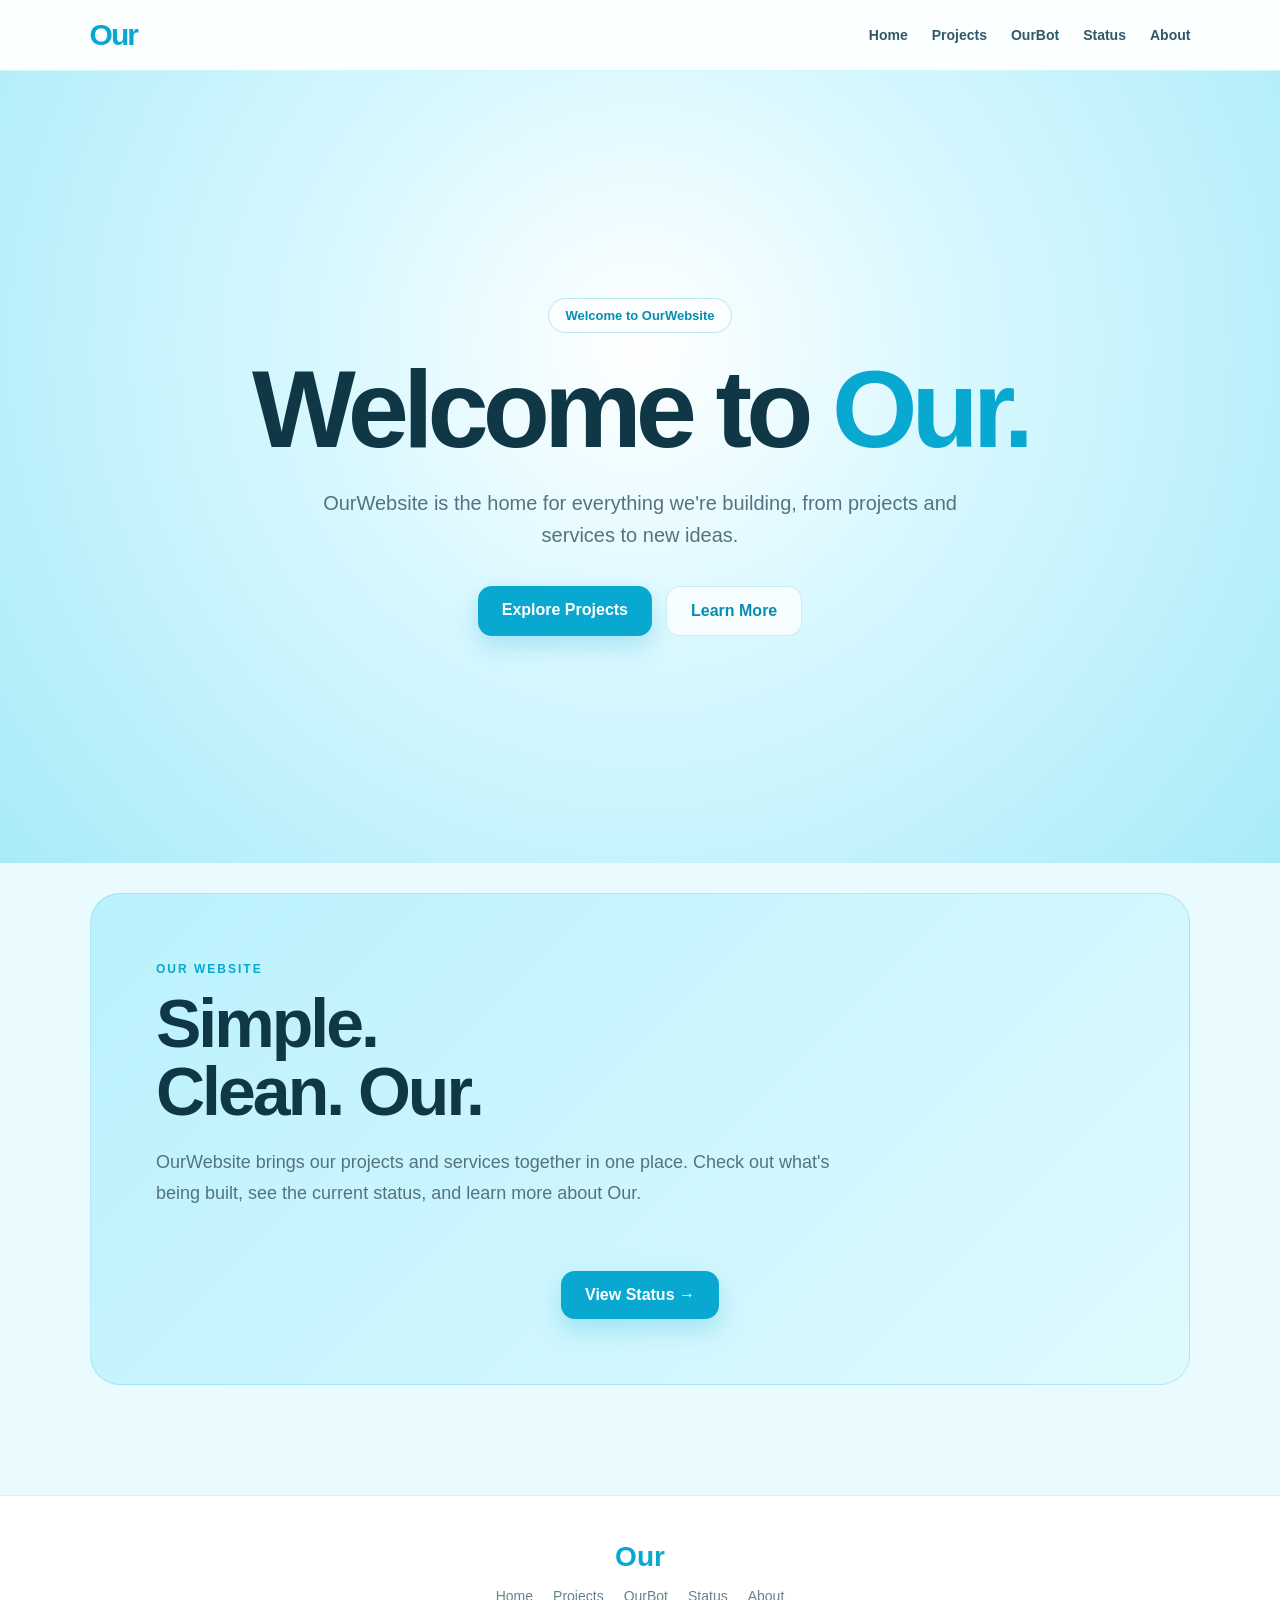
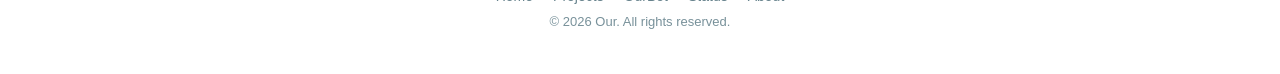
<file: index.html>
<!DOCTYPE html>
<html lang="en">
<head>
  <meta charset="UTF-8">
  <meta name="viewport" content="width=device-width, initial-scale=1.0">
  <meta name="theme-color" content="#b8f3ff">
  <title>OurWebsite</title>
  <link rel="icon" href="favicon.JPG">
  <link rel="stylesheet" href="style.css">
</head>
<body>
  <header class="navbar">
    <a class="brand" href="index.html">Our</a>

    <nav>
      <a href="index.html">Home</a>
      <a href="projects.html">Projects</a>
      <a href="ourbot.html">OurBot</a>
      <a href="status.html">Status</a>
      <a href="about.html">About</a>
    </nav>
  </header>

  <main>
    <section class="hero">
      <div class="hero-content">
        <span class="badge">Welcome to OurWebsite</span>

        <h1>Welcome to <span>Our.</span></h1>

        <p>
          OurWebsite is the home for everything we're building,
          from projects and services to new ideas.
        </p>

        <div class="hero-buttons">
          <a class="button primary" href="projects.html">Explore Projects</a>
          <a class="button secondary" href="about.html">Learn More</a>
        </div>
      </div>
    </section>

    <section class="about">
      <div class="about-box">
        <span>OUR WEBSITE</span>

        <h2>Simple.<br>Clean. Our.</h2>

        <p>
          OurWebsite brings our projects and services together in one place.
          Check out what's being built, see the current status, and learn more
          about Our.
        </p>

        <div class="hero-buttons">
          <a class="button primary" href="status.html">View Status →</a>
        </div>
      </div>
    </section>
  </main>

  <footer>
    <div class="footer-brand">Our</div>

    <div class="footer-links">
      <a href="index.html">Home</a>
      <a href="projects.html">Projects</a>
      <a href="ourbot.html">OurBot</a>
      <a href="status.html">Status</a>
      <a href="about.html">About</a>
    </div>

    <p>© 2026 Our. All rights reserved.</p>
  </footer>

  <script src="script.js"></script>
</body>
</html>
</file>
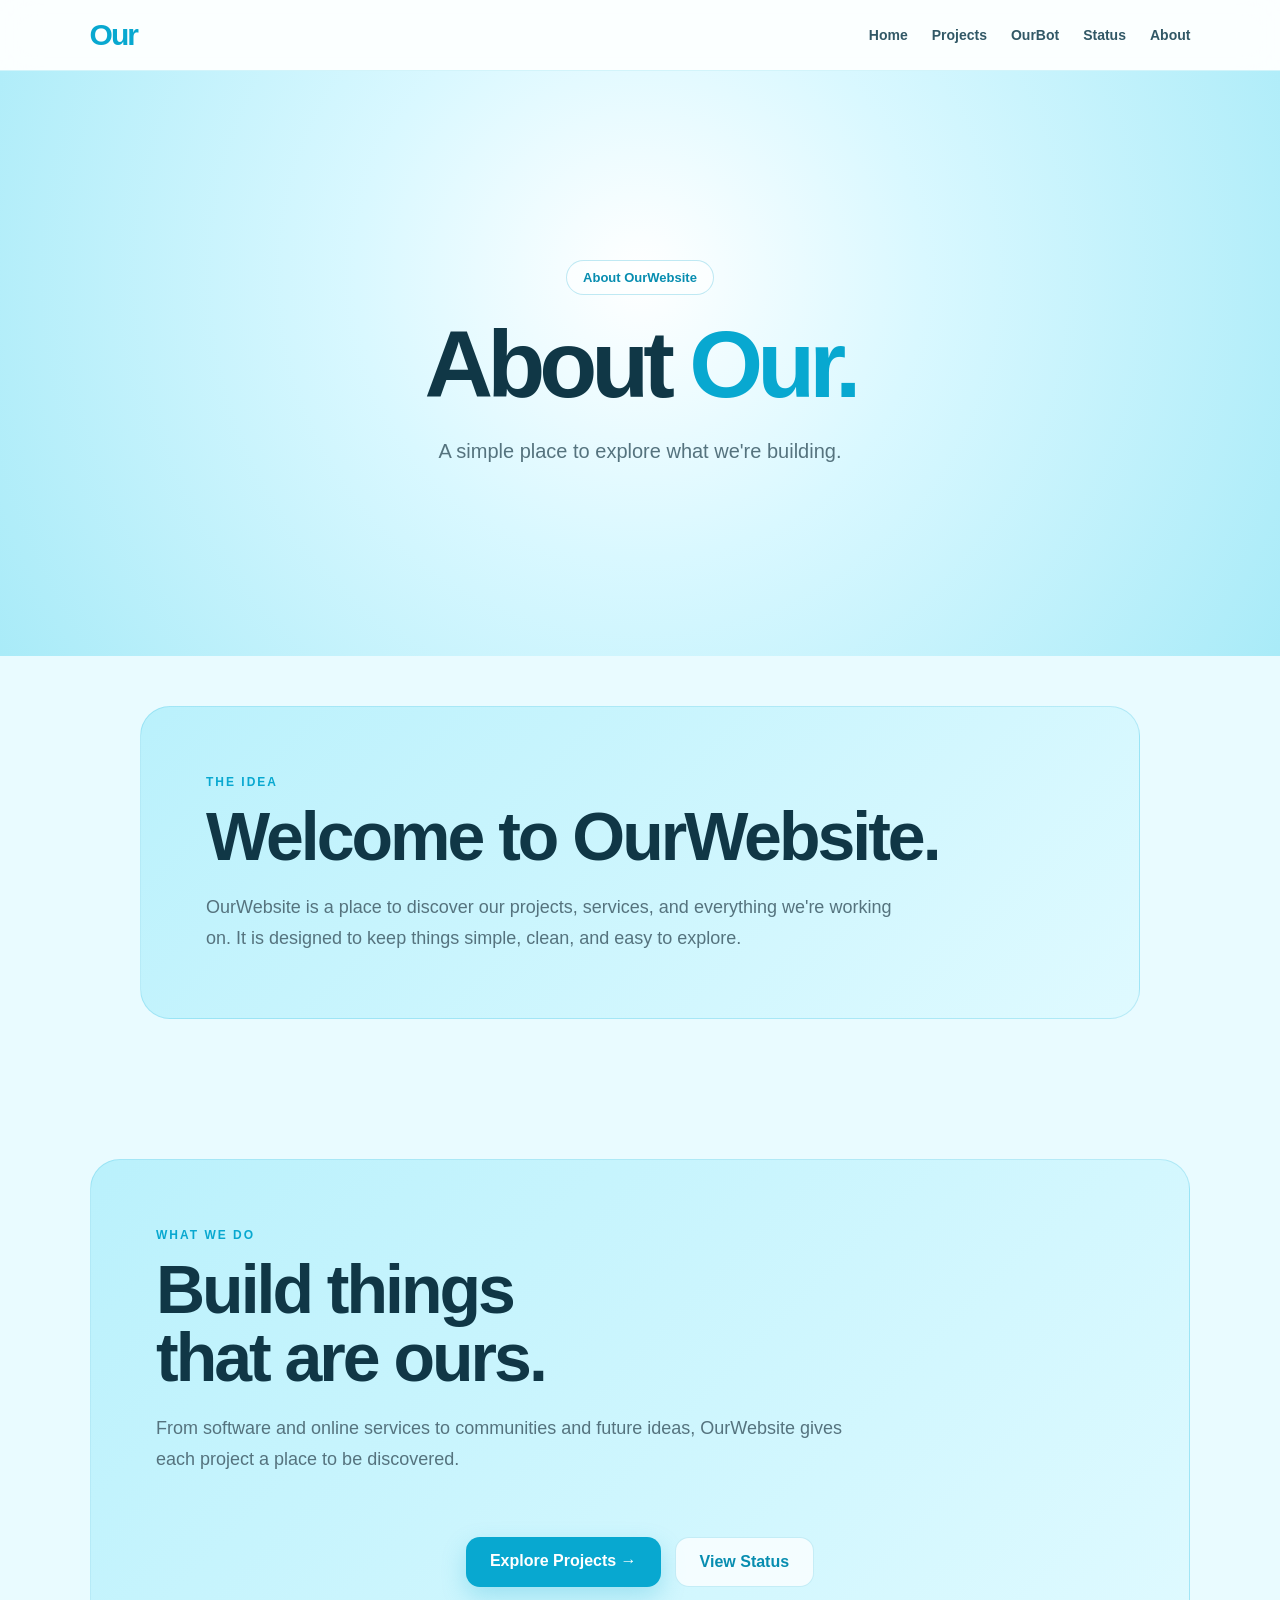
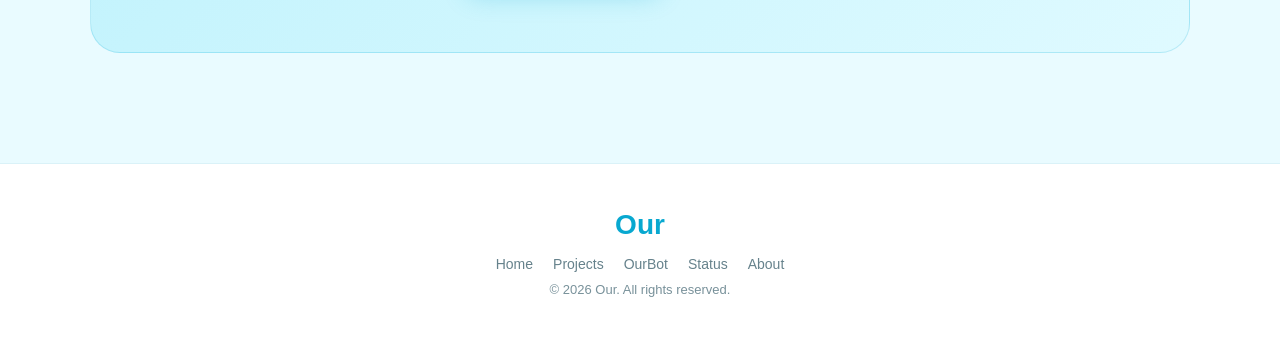
<file: about.html>
<!DOCTYPE html>
<html lang="en">
<head>
  <meta charset="UTF-8">
  <meta name="viewport" content="width=device-width, initial-scale=1.0">
  <meta name="theme-color" content="#b8f3ff">
  <title>About — OurWebsite</title>
  <link rel="icon" href="favicon.JPG">
  <link rel="stylesheet" href="style.css">
</head>
<body>
  <header class="navbar">
    <a class="brand" href="index.html">Our</a>

    <nav>
      <a href="index.html">Home</a>
      <a href="projects.html">Projects</a>
      <a href="ourbot.html">OurBot</a>
      <a href="status.html">Status</a>
      <a href="about.html">About</a>
    </nav>
  </header>

  <main>
    <section class="page-hero">
      <div class="hero-content">
        <span class="badge">About OurWebsite</span>

        <h1>About <span>Our.</span></h1>

        <p>
          A simple place to explore what we're building.
        </p>
      </div>
    </section>

    <section class="about-page">
      <div class="about-box">
        <span>THE IDEA</span>

        <h2>Welcome to OurWebsite.</h2>

        <p>
          OurWebsite is a place to discover our projects, services, and
          everything we're working on. It is designed to keep things simple,
          clean, and easy to explore.
        </p>
      </div>
    </section>

    <section class="about">
      <div class="about-box">
        <span>WHAT WE DO</span>

        <h2>Build things<br>that are ours.</h2>

        <p>
          From software and online services to communities and future ideas,
          OurWebsite gives each project a place to be discovered.
        </p>

        <div class="hero-buttons">
          <a class="button primary" href="projects.html">Explore Projects →</a>
          <a class="button secondary" href="status.html">View Status</a>
        </div>
      </div>
    </section>
  </main>

  <footer>
    <div class="footer-brand">Our</div>

    <div class="footer-links">
      <a href="index.html">Home</a>
      <a href="projects.html">Projects</a>
      <a href="ourbot.html">OurBot</a>
      <a href="status.html">Status</a>
      <a href="about.html">About</a>
    </div>

    <p>© 2026 Our. All rights reserved.</p>
  </footer>

  <script src="script.js"></script>
</body>
</html>
</file>
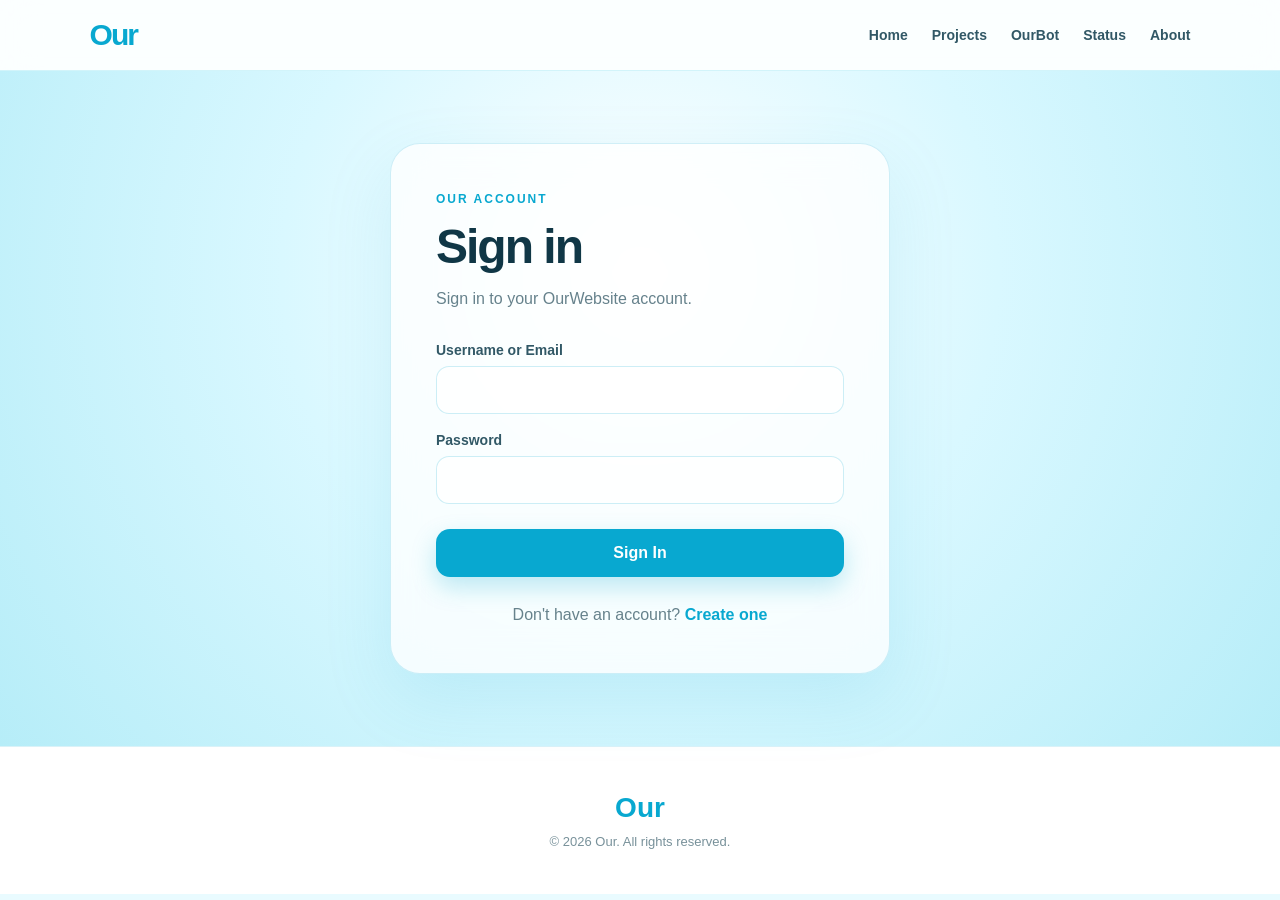
<file: account.html>
<!DOCTYPE html>
<html lang="en">
<head>
  <meta charset="UTF-8">
  <meta name="viewport" content="width=device-width, initial-scale=1.0">
  <meta name="theme-color" content="#b8f3ff">
  <title>Account — OurWebsite</title>
  <link rel="icon" href="favicon.JPG">
  <link rel="stylesheet" href="style.css">
</head>
<body>
  <header class="navbar">
    <a class="brand" href="index.html">Our</a>
    <nav>
      <a href="index.html">Home</a>
      <a href="projects.html">Projects</a>
      <a href="ourbot.html">OurBot</a>
      <a href="status.html">Status</a>
      <a href="about.html">About</a>
    </nav>
  </header>

  <main class="auth-page">
    <div class="auth-box">
      <span>YOUR ACCOUNT</span>
      <h1 id="accountUsername">Loading...</h1>

      <div class="account-details">
        <p><strong>Email</strong></p>
        <p id="accountEmail">Loading...</p>

        <p><strong>Account ID</strong></p>
        <p id="accountId">Loading...</p>
      </div>

      <button class="button primary" id="signoutButton">
        Sign Out
      </button>

      <div id="accountMessage"></div>
    </div>
  </main>

  <footer>
    <div class="footer-brand">Our</div>
    <p>© 2026 Our. All rights reserved.</p>
  </footer>

  <script src="auth.js"></script>
</body>
</html>
</file>
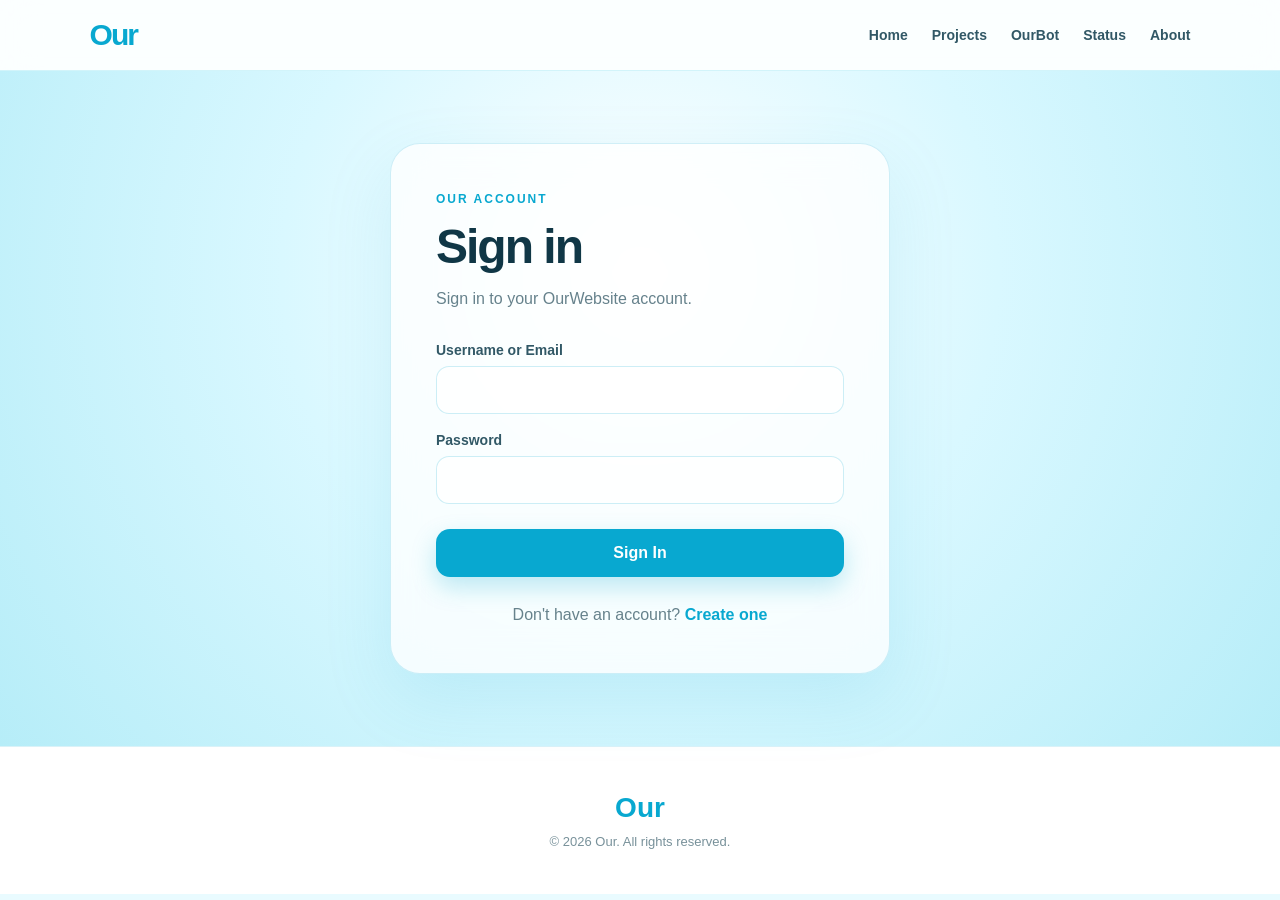
<file: login.html>
<!DOCTYPE html>
<html lang="en">
<head>
  <meta charset="UTF-8">
  <meta name="viewport" content="width=device-width, initial-scale=1.0">
  <meta name="theme-color" content="#b8f3ff">
  <title>Sign In — OurWebsite</title>
  <link rel="icon" href="favicon.JPG">
  <link rel="stylesheet" href="style.css">
</head>
<body>
  <header class="navbar">
    <a class="brand" href="index.html">Our</a>
    <nav>
      <a href="index.html">Home</a>
      <a href="projects.html">Projects</a>
      <a href="ourbot.html">OurBot</a>
      <a href="status.html">Status</a>
      <a href="about.html">About</a>
    </nav>
  </header>

  <main class="auth-page">
    <div class="auth-box">
      <span>OUR ACCOUNT</span>
      <h1>Sign in</h1>
      <p>Sign in to your OurWebsite account.</p>

      <form id="loginForm">
        <label for="login">Username or Email</label>
        <input id="login" type="text" autocomplete="username" required>

        <label for="password">Password</label>
        <input id="password" type="password" autocomplete="current-password" required>

        <button class="button primary" type="submit">Sign In</button>

        <div id="loginMessage"></div>
      </form>

      <p class="auth-switch">
        Don't have an account?
        <a href="signup.html">Create one</a>
      </p>
    </div>
  </main>

  <footer>
    <div class="footer-brand">Our</div>
    <p>© 2026 Our. All rights reserved.</p>
  </footer>

  <script src="auth.js"></script>
</body>
</html>
</file>
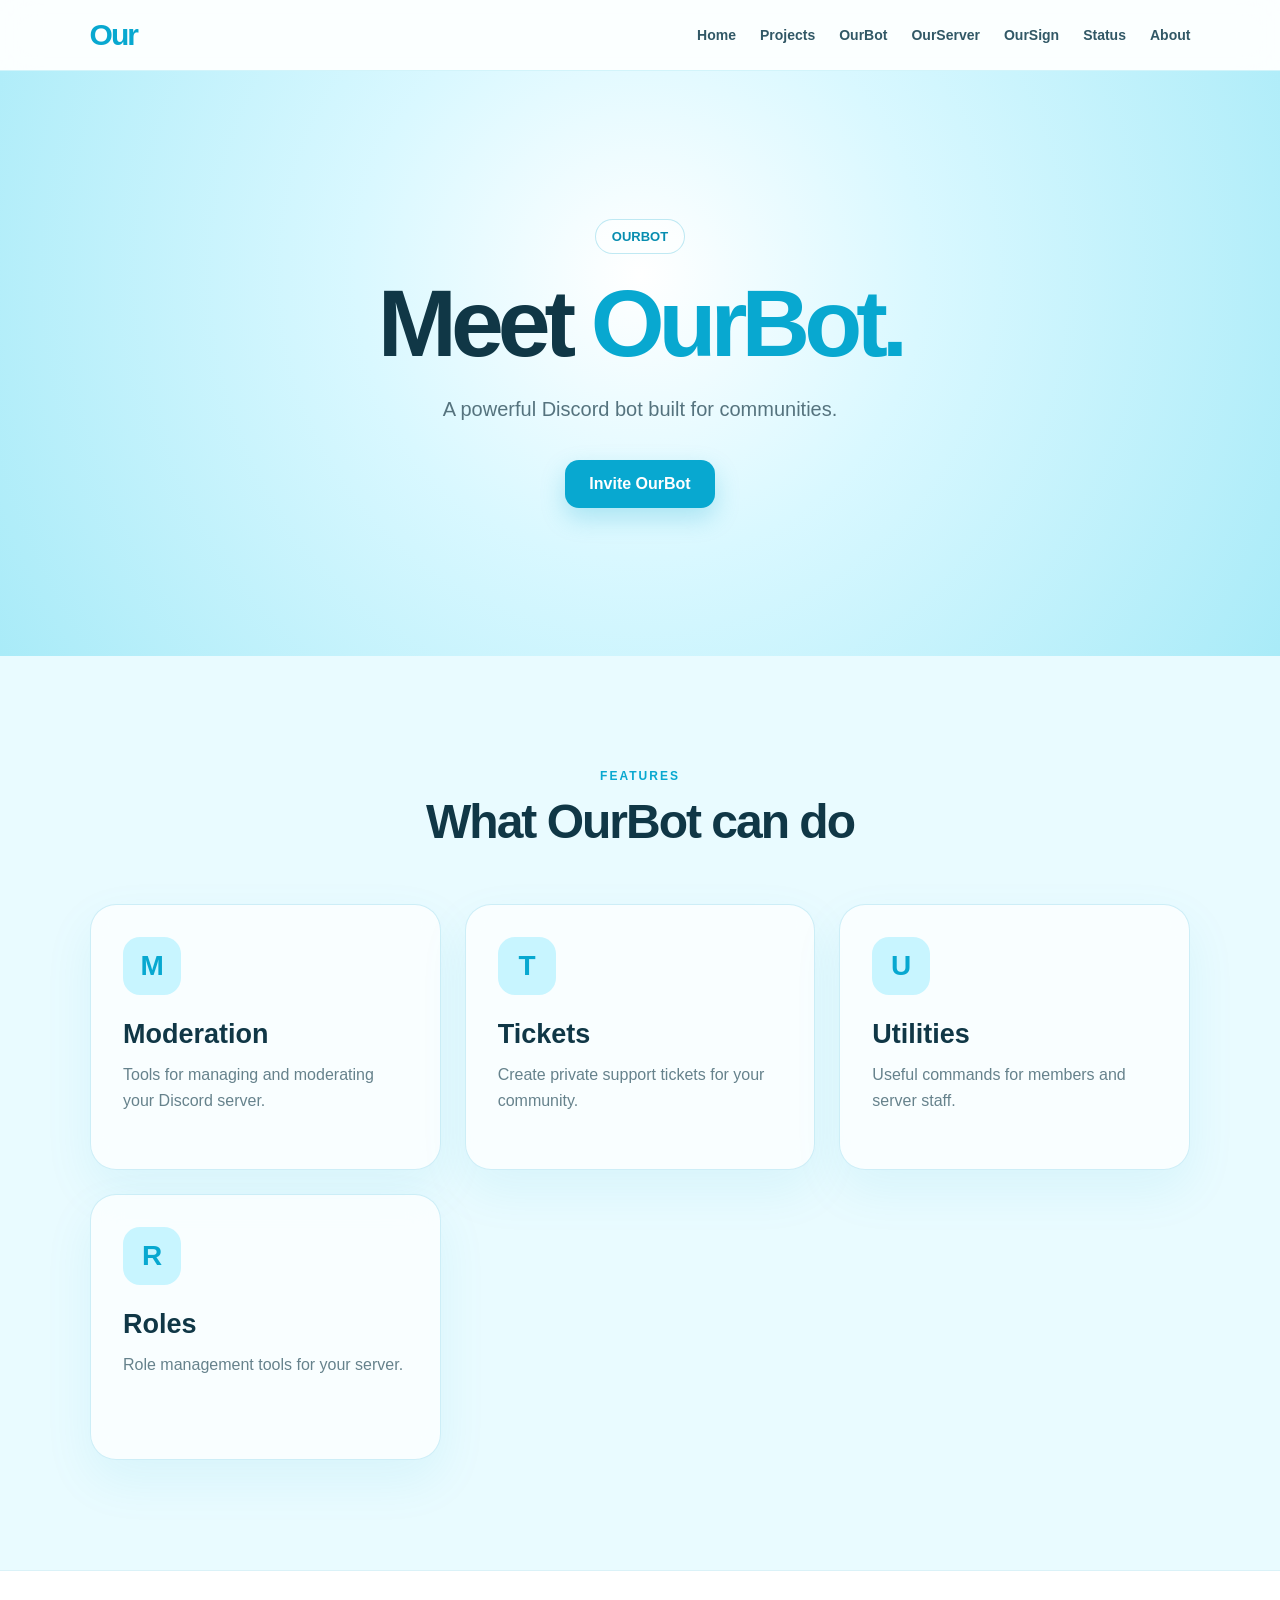
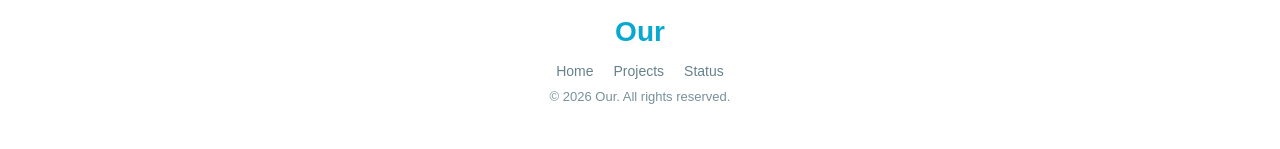
<file: ourbot.html>
<!DOCTYPE html>
<html lang="en">
<head>
  <meta charset="UTF-8">
  <meta name="viewport" content="width=device-width, initial-scale=1.0">
  <meta name="theme-color" content="#b8f3ff">
  <title>OurBot | OurWebsite</title>
  <link rel="icon" href="favicon.JPG">
  <link rel="stylesheet" href="style.css">
</head>
<body>
  <header class="navbar">
    <a class="brand" href="index.html">Our</a>
    <nav>
      <a href="index.html">Home</a>
      <a href="projects.html">Projects</a>
      <a href="ourbot.html">OurBot</a>
      <a href="index.html#ourserver">OurServer</a>
      <a href="index.html#oursign">OurSign</a>
      <a href="status.html">Status</a>
      <a href="about.html">About</a>
    </nav>
  </header>

  <main>
    <section class="page-hero">
      <div class="hero-content">
        <span class="badge">OURBOT</span>
        <h1>Meet <span>OurBot.</span></h1>
        <p>A powerful Discord bot built for communities.</p>
        <div class="hero-buttons">
          <a class="button primary" href="https://discord.com/oauth2/authorize?client_id=1545363357878722600&permissions=8&integration_type=0&scope=bot+applications.commands">Invite OurBot</a>
        </div>
      </div>
    </section>

    <section class="projects">
      <div class="section-heading">
        <span>FEATURES</span>
        <h2>What OurBot can do</h2>
      </div>

      <div class="project-grid">
        <article class="card">
          <div class="icon">M</div>
          <h3>Moderation</h3>
          <p>Tools for managing and moderating your Discord server.</p>
        </article>

        <article class="card">
          <div class="icon">T</div>
          <h3>Tickets</h3>
          <p>Create private support tickets for your community.</p>
        </article>

        <article class="card">
          <div class="icon">U</div>
          <h3>Utilities</h3>
          <p>Useful commands for members and server staff.</p>
        </article>

        <article class="card">
          <div class="icon">R</div>
          <h3>Roles</h3>
          <p>Role management tools for your server.</p>
        </article>
      </div>
    </section>
  </main>

  <footer>
    <div class="footer-brand">Our</div>
    <div class="footer-links">
      <a href="index.html">Home</a>
      <a href="projects.html">Projects</a>
      <a href="status.html">Status</a>
    </div>
    <p>© 2026 Our. All rights reserved.</p>
  </footer>

  <script src="script.js"></script>
</body>
</html>
</file>
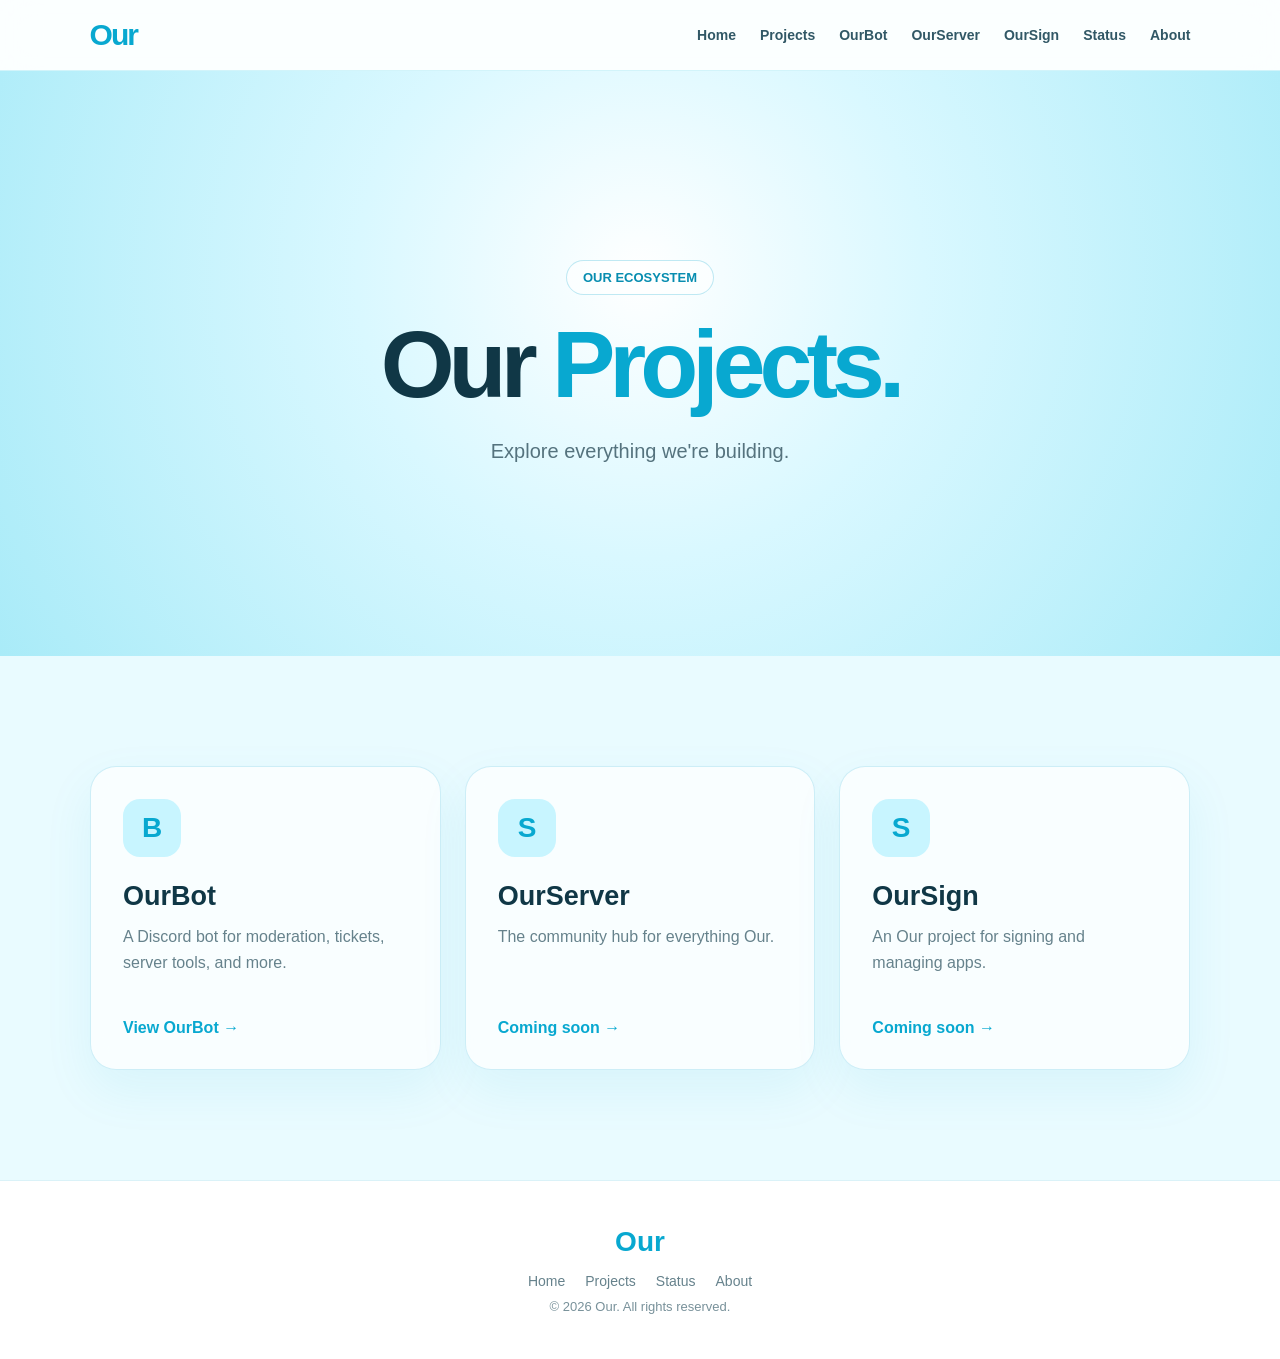
<file: projects.html>
<!DOCTYPE html>
<html lang="en">
<head>
  <meta charset="UTF-8">
  <meta name="viewport" content="width=device-width, initial-scale=1.0">
  <meta name="theme-color" content="#b8f3ff">
  <title>Projects | OurWebsite</title>
  <link rel="icon" href="favicon.JPG">
  <link rel="stylesheet" href="style.css">
</head>
<body>
  <header class="navbar">
    <a class="brand" href="index.html">Our</a>
    <nav>
      <a href="index.html">Home</a>
      <a href="projects.html">Projects</a>
      <a href="ourbot.html">OurBot</a>
      <a href="index.html#ourserver">OurServer</a>
      <a href="index.html#oursign">OurSign</a>
      <a href="status.html">Status</a>
      <a href="about.html">About</a>
    </nav>
  </header>

  <main>
    <section class="page-hero">
      <div class="hero-content">
        <span class="badge">OUR ECOSYSTEM</span>
        <h1>Our <span>Projects.</span></h1>
        <p>Explore everything we're building.</p>
      </div>
    </section>

    <section class="projects">
      <div class="project-grid">
        <article class="card">
          <div class="icon">B</div>
          <h3>OurBot</h3>
          <p>A Discord bot for moderation, tickets, server tools, and more.</p>
          <a href="ourbot.html">View OurBot →</a>
        </article>

        <article class="card">
          <div class="icon">S</div>
          <h3>OurServer</h3>
          <p>The community hub for everything Our.</p>
          <a href="#">Coming soon →</a>
        </article>

        <article class="card">
          <div class="icon">S</div>
          <h3>OurSign</h3>
          <p>An Our project for signing and managing apps.</p>
          <a href="#">Coming soon →</a>
        </article>
      </div>
    </section>
  </main>

  <footer>
    <div class="footer-brand">Our</div>
    <div class="footer-links">
      <a href="index.html">Home</a>
      <a href="projects.html">Projects</a>
      <a href="status.html">Status</a>
      <a href="about.html">About</a>
    </div>
    <p>© 2026 Our. All rights reserved.</p>
  </footer>

  <script src="script.js"></script>
</body>
</html>
</file>
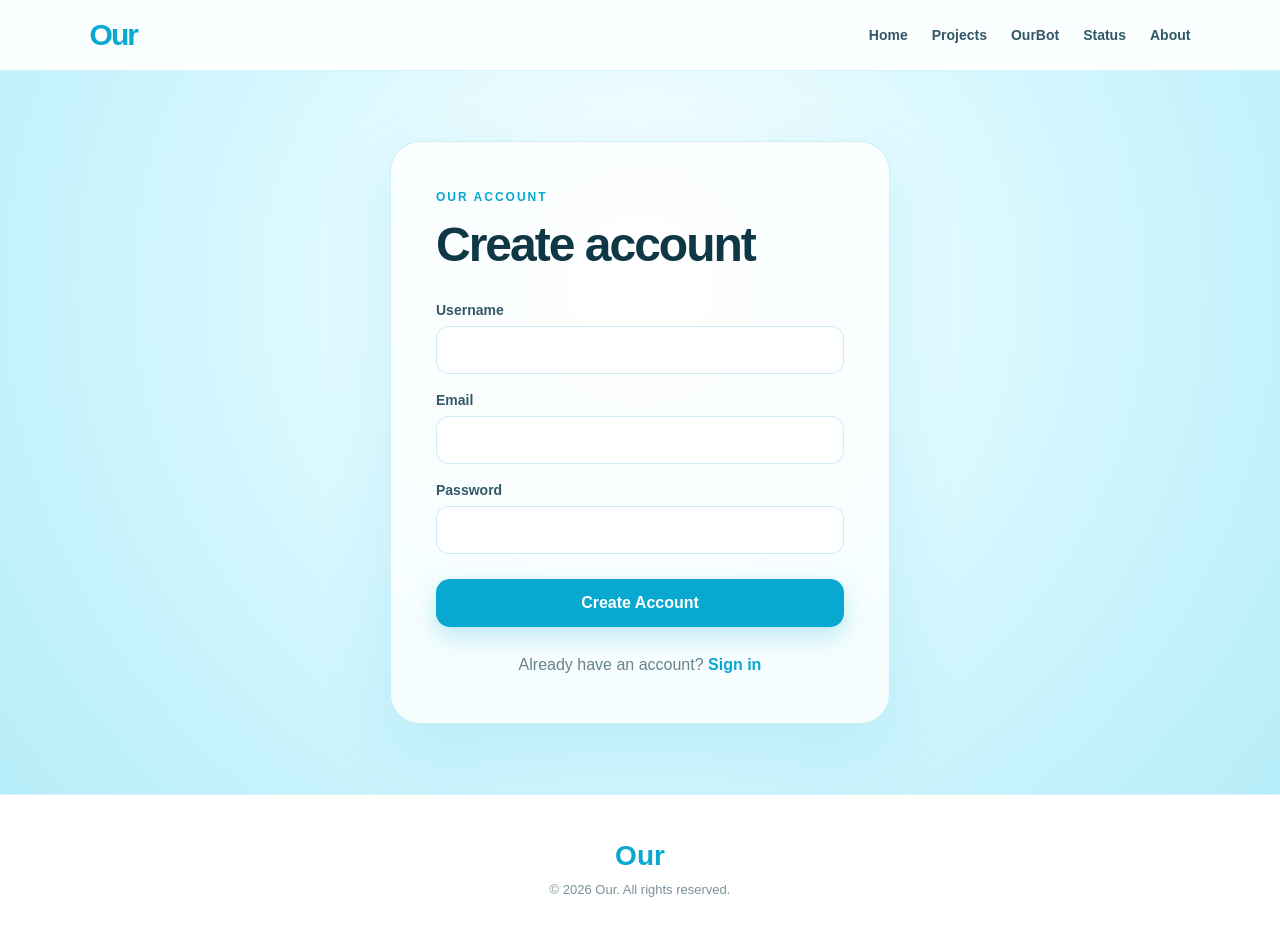
<file: signup.html>
<!DOCTYPE html>
<html lang="en">
<head>
  <meta charset="UTF-8">
  <meta name="viewport" content="width=device-width, initial-scale=1.0">
  <meta name="theme-color" content="#b8f3ff">
  <title>Sign Up — OurWebsite</title>
  <link rel="icon" href="favicon.JPG">
  <link rel="stylesheet" href="style.css">
</head>
<body>
  <header class="navbar">
    <a class="brand" href="index.html">Our</a>
    <nav>
      <a href="index.html">Home</a>
      <a href="projects.html">Projects</a>
      <a href="ourbot.html">OurBot</a>
      <a href="status.html">Status</a>
      <a href="about.html">About</a>
    </nav>
  </header>

  <main class="auth-page">
    <div class="auth-box">
      <span>OUR ACCOUNT</span>
      <h1>Create account</h1>

      <form id="signupForm">
        <label for="username">Username</label>
        <input id="username" type="text" autocomplete="username" minlength="3" maxlength="32" required>

        <label for="email">Email</label>
        <input id="email" type="email" autocomplete="email" required>

        <label for="password">Password</label>
        <input id="password" type="password" autocomplete="new-password" minlength="8" required>

        <button class="button primary" type="submit">Create Account</button>

        <div id="signupMessage"></div>
      </form>

      <p class="auth-switch">
        Already have an account?
        <a href="login.html">Sign in</a>
      </p>
    </div>
  </main>

  <footer>
    <div class="footer-brand">Our</div>
    <p>© 2026 Our. All rights reserved.</p>
  </footer>

  <script src="auth.js"></script>
</body>
</html>
</file>
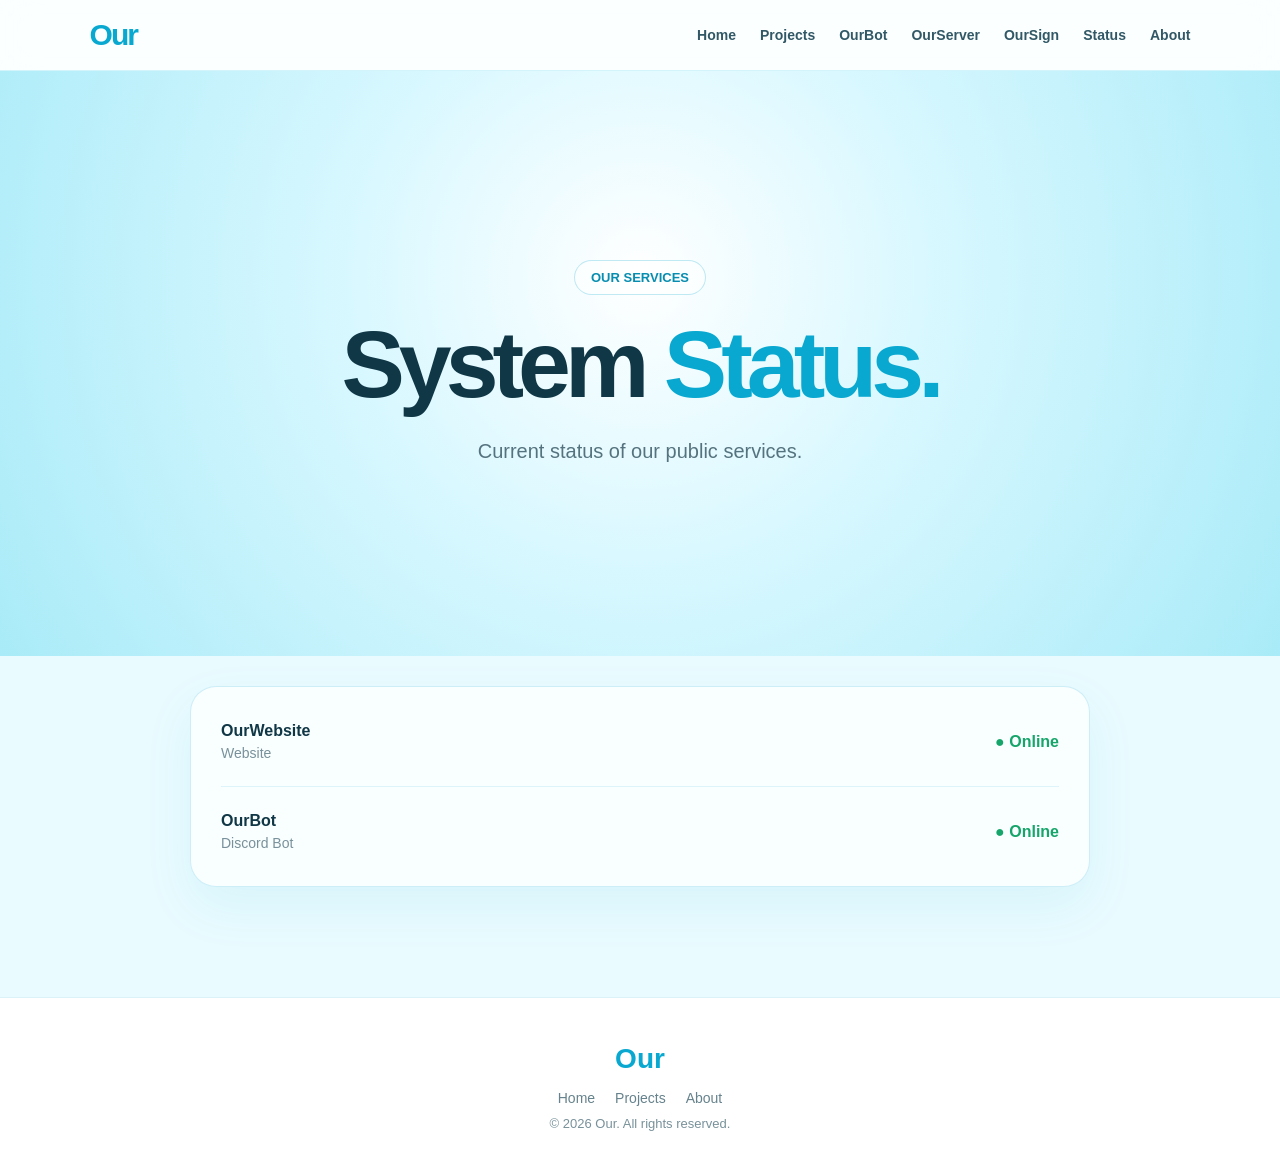
<file: status.html>
<!DOCTYPE html>
<html lang="en">
<head>
  <meta charset="UTF-8">
  <meta name="viewport" content="width=device-width, initial-scale=1.0">
  <meta name="theme-color" content="#b8f3ff">
  <title>Status | OurWebsite</title>
  <link rel="icon" href="favicon.JPG">
  <link rel="stylesheet" href="style.css">
</head>
<body>
  <header class="navbar">
    <a class="brand" href="index.html">Our</a>
    <nav>
      <a href="index.html">Home</a>
      <a href="projects.html">Projects</a>
      <a href="ourbot.html">OurBot</a>
      <a href="index.html#ourserver">OurServer</a>
      <a href="index.html#oursign">OurSign</a>
      <a href="status.html">Status</a>
      <a href="about.html">About</a>
    </nav>
  </header>

  <main>
    <section class="page-hero">
      <div class="hero-content">
        <span class="badge">OUR SERVICES</span>
        <h1>System <span>Status.</span></h1>
        <p>Current status of our public services.</p>
      </div>
    </section>

    <section class="status-section">
      <div class="status-card">
        <div class="status-item">
          <div>
            <strong>OurWebsite</strong>
            <span>Website</span>
          </div>
          <b class="online">● Online</b>
        </div>

        <div class="status-item">
          <div>
            <strong>OurBot</strong>
            <span>Discord Bot</span>
          </div>
          <b class="online">● Online</b>
        </div>
      </div>
    </section>
  </main>

  <footer>
    <div class="footer-brand">Our</div>
    <div class="footer-links">
      <a href="index.html">Home</a>
      <a href="projects.html">Projects</a>
      <a href="about.html">About</a>
    </div>
    <p>© 2026 Our. All rights reserved.</p>
  </footer>

  <script src="script.js"></script>
</body>
</html>
</file>
<file: style.css>
* {
  box-sizing: border-box;
  margin: 0;
  padding: 0;
}

html {
  scroll-behavior: smooth;
}

body {
  font-family: Arial, sans-serif;
  background: #e9fbff;
  color: #103746;
  overflow-x: hidden;
}

a {
  -webkit-tap-highlight-color: transparent;
}

.navbar {
  position: sticky;
  top: 0;
  z-index: 100;
  display: flex;
  align-items: center;
  justify-content: space-between;
  padding: 18px 7%;
  background: rgba(255, 255, 255, 0.82);
  backdrop-filter: blur(18px);
  border-bottom: 1px solid rgba(90, 210, 235, 0.25);
  transition: 0.25s;
}

.navbar.scrolled {
  padding-top: 14px;
  padding-bottom: 14px;
  box-shadow: 0 8px 30px rgba(8, 168, 208, 0.12);
}

.brand {
  color: #08a8d0;
  font-size: 30px;
  font-weight: 900;
  text-decoration: none;
  letter-spacing: -2px;
}

nav {
  display: flex;
  align-items: center;
  gap: 24px;
}

nav a {
  color: #315866;
  text-decoration: none;
  font-size: 14px;
  font-weight: 700;
  transition: 0.2s;
}

nav a:hover {
  color: #08a8d0;
}

.menu-button {
  display: none;
  border: 0;
  background: transparent;
  color: #08a8d0;
  font-size: 28px;
  cursor: pointer;
}

.hero,
.page-hero {
  min-height: 88vh;
  display: flex;
  align-items: center;
  justify-content: center;
  padding: 80px 7%;
  text-align: center;
  background: radial-gradient(circle at 50% 35%, #ffffff 0%, #d9f8ff 38%, #a9ebf8 100%);
}

.page-hero {
  min-height: 65vh;
}

.hero-content {
  width: 100%;
  max-width: 850px;
  animation: fadeUp 0.8s ease;
}

.badge {
  display: inline-block;
  padding: 9px 16px;
  border: 1px solid rgba(8, 168, 208, 0.25);
  border-radius: 999px;
  background: rgba(255, 255, 255, 0.55);
  color: #078db0;
  font-size: 13px;
  font-weight: 800;
}

.hero h1,
.page-hero h1 {
  margin-top: 24px;
  font-size: clamp(58px, 10vw, 110px);
  line-height: 0.95;
  letter-spacing: -6px;
  font-weight: 900;
}

.page-hero h1 {
  font-size: clamp(52px, 9vw, 95px);
}

.hero h1 span,
.page-hero h1 span {
  color: #08a8d0;
}

.hero p,
.page-hero p {
  max-width: 650px;
  margin: 25px auto 0;
  color: #55737e;
  font-size: 20px;
  line-height: 1.6;
}

.hero-buttons {
  display: flex;
  justify-content: center;
  gap: 14px;
  margin-top: 35px;
  flex-wrap: wrap;
}

.button {
  display: inline-block;
  padding: 15px 24px;
  border-radius: 14px;
  text-decoration: none;
  font-weight: 800;
  transition: 0.2s;
}

.primary {
  background: #08a8d0;
  color: white;
  box-shadow: 0 10px 25px rgba(8, 168, 208, 0.25);
}

.secondary {
  background: rgba(255, 255, 255, 0.75);
  color: #078db0;
  border: 1px solid rgba(8, 168, 208, 0.2);
}

.button:hover {
  transform: translateY(-3px);
}

.button:active {
  transform: translateY(0);
}

.features {
  padding: 110px 7%;
}

.section-heading {
  text-align: center;
  margin-bottom: 55px;
}

.section-heading > span,
.about-box > span {
  color: #08a8d0;
  font-size: 12px;
  font-weight: 900;
  letter-spacing: 2px;
}

.section-heading h2 {
  margin-top: 10px;
  font-size: 48px;
  letter-spacing: -2px;
}

.section-heading p {
  margin-top: 12px;
  color: #66828c;
}

.feature-grid {
  display: grid;
  grid-template-columns: repeat(3, 1fr);
  gap: 24px;
  max-width: 1100px;
  margin: auto;
}

.feature {
  padding: 32px;
  border: 1px solid rgba(8, 168, 208, 0.18);
  border-radius: 26px;
  background: rgba(255, 255, 255, 0.72);
  box-shadow: 0 20px 50px rgba(8, 168, 208, 0.08);
  backdrop-filter: blur(15px);
  opacity: 0;
  transform: translateY(25px);
  transition: opacity 0.6s ease, transform 0.25s ease, box-shadow 0.25s ease;
}

.feature.visible {
  opacity: 1;
  transform: translateY(0);
}

.feature.visible:hover {
  transform: translateY(-7px);
  box-shadow: 0 25px 60px rgba(8, 168, 208, 0.15);
}

.feature-number {
  color: #08a8d0;
  font-size: 14px;
  font-weight: 900;
  letter-spacing: 2px;
}

.feature h3 {
  margin-top: 20px;
  font-size: 28px;
}

.feature p {
  margin-top: 12px;
  color: #66828c;
  line-height: 1.7;
}

.projects {
  padding: 110px 7%;
}

.project-grid {
  display: grid;
  grid-template-columns: repeat(3, 1fr);
  gap: 24px;
  max-width: 1100px;
  margin: auto;
}

.card {
  padding: 32px;
  border: 1px solid rgba(8, 168, 208, 0.18);
  border-radius: 26px;
  background: rgba(255, 255, 255, 0.72);
  box-shadow: 0 20px 50px rgba(8, 168, 208, 0.08);
  backdrop-filter: blur(15px);
  opacity: 0;
  transform: translateY(25px);
  transition: opacity 0.6s ease, transform 0.25s ease, box-shadow 0.25s ease;
}

.card.visible {
  opacity: 1;
  transform: translateY(0);
}

.card.visible:hover {
  transform: translateY(-7px);
  box-shadow: 0 25px 60px rgba(8, 168, 208, 0.15);
}

.icon {
  width: 58px;
  height: 58px;
  display: flex;
  align-items: center;
  justify-content: center;
  margin-bottom: 24px;
  border-radius: 17px;
  background: #c8f5ff;
  color: #08a8d0;
  font-size: 28px;
  font-weight: 900;
}

.card h3 {
  font-size: 27px;
}

.card p {
  margin-top: 12px;
  min-height: 75px;
  color: #66828c;
  line-height: 1.6;
}

.card a {
  display: inline-block;
  margin-top: 20px;
  color: #08a8d0;
  text-decoration: none;
  font-weight: 800;
  transition: 0.2s;
}

.card a:hover {
  transform: translateX(4px);
}

.about {
  padding: 30px 7% 110px;
}

.about-box {
  max-width: 1100px;
  margin: auto;
  padding: 65px;
  border-radius: 30px;
  background: linear-gradient(135deg, #baf1fc, #dffaff);
  border: 1px solid rgba(8, 168, 208, 0.18);
}

.about-box h2 {
  margin-top: 12px;
  font-size: clamp(40px, 6vw, 68px);
  line-height: 1;
  letter-spacing: -3px;
}

.about-box p {
  max-width: 700px;
  margin-top: 22px;
  color: #55737e;
  font-size: 18px;
  line-height: 1.7;
}

.about-box .button {
  margin-top: 28px;
}

.about-page {
  padding: 50px 7% 110px;
}

.about-page .about-box {
  max-width: 1000px;
}

.status-section {
  padding: 30px 7% 110px;
}

.status-card {
  max-width: 900px;
  margin: auto;
  padding: 10px 30px;
  border: 1px solid rgba(8, 168, 208, 0.18);
  border-radius: 26px;
  background: rgba(255, 255, 255, 0.72);
  box-shadow: 0 20px 50px rgba(8, 168, 208, 0.08);
  backdrop-filter: blur(15px);
}

.status-item {
  display: flex;
  align-items: center;
  justify-content: space-between;
  gap: 20px;
  padding: 25px 0;
  border-bottom: 1px solid rgba(8, 168, 208, 0.12);
}

.status-item:last-child {
  border-bottom: 0;
}

.status-item strong,
.status-item span {
  display: block;
}

.status-item span {
  margin-top: 5px;
  color: #78919a;
  font-size: 14px;
}

.online {
  color: #16a56a;
  white-space: nowrap;
}

.center-button {
  display: flex;
  justify-content: center;
  margin-top: 45px;
}

.footer-links {
  display: flex;
  justify-content: center;
  gap: 20px;
  margin-top: 15px;
  flex-wrap: wrap;
}

.footer-links a {
  color: #66828c;
  text-decoration: none;
  font-size: 14px;
  transition: 0.2s;
}

.footer-links a:hover {
  color: #08a8d0;
}

footer {
  padding: 45px 7%;
  text-align: center;
  background: #ffffff;
  border-top: 1px solid rgba(8, 168, 208, 0.15);
}

.footer-brand {
  color: #08a8d0;
  font-size: 28px;
  font-weight: 900;
}

footer p {
  margin-top: 10px;
  color: #78919a;
  font-size: 13px;
}

@keyframes fadeUp {
  from {
    opacity: 0;
    transform: translateY(25px);
  }

  to {
    opacity: 1;
    transform: translateY(0);
  }
}

@media (max-width: 900px) {
  .project-grid,
  .feature-grid {
    grid-template-columns: repeat(2, 1fr);
  }
}

@media (max-width: 800px) {
  .navbar {
    padding: 16px 5%;
  }

  nav {
    position: absolute;
    top: 100%;
    left: 0;
    right: 0;
    display: none;
    flex-direction: column;
    align-items: stretch;
    gap: 0;
    padding: 15px 5%;
    background: rgba(255, 255, 255, 0.96);
    backdrop-filter: blur(18px);
    border-bottom: 1px solid rgba(8, 168, 208, 0.2);
  }

  nav.mobile-open {
    display: flex;
  }

  nav a {
    padding: 15px 0;
  }

  .menu-button {
    display: block;
  }

  .hero {
    min-height: 80vh;
    padding: 60px 5%;
  }

  .page-hero {
    min-height: 60vh;
    padding: 60px 5%;
  }

  .hero h1,
  .page-hero h1 {
    letter-spacing: -4px;
  }

  .hero p,
  .page-hero p {
    font-size: 17px;
  }

  .features,
  .projects {
    padding: 80px 5%;
  }

  .project-grid,
  .feature-grid {
    grid-template-columns: 1fr;
  }

  .about {
    padding: 20px 5% 80px;
  }

  .about-box {
    padding: 40px 28px;
  }

  .about-page {
    padding: 30px 5% 80px;
  }

  .status-section {
    padding: 20px 5% 80px;
  }

  .status-card {
    padding: 5px 22px;
  }

  .status-item {
    align-items: flex-start;
  }
}

@media (prefers-reduced-motion: reduce) {
  html {
    scroll-behavior: auto;
  }

  *,
  *::before {
    animation-duration: 0.01ms !important;
    transition-duration: 0.01ms !important;
  }
}
.auth-page {
  min-height: 75vh;
  display: flex;
  align-items: center;
  justify-content: center;
  padding: 70px 5%;
  background: radial-gradient(circle at 50% 30%, #ffffff 0%, #d9f8ff 45%, #b6edf8 100%);
}

.auth-box {
  width: 100%;
  max-width: 500px;
  padding: 45px;
  border: 1px solid rgba(8, 168, 208, 0.18);
  border-radius: 30px;
  background: rgba(255, 255, 255, 0.78);
  box-shadow: 0 25px 70px rgba(8, 168, 208, 0.12);
  backdrop-filter: blur(18px);
}

.auth-box > span {
  color: #08a8d0;
  font-size: 12px;
  font-weight: 900;
  letter-spacing: 2px;
}

.auth-box h1 {
  margin-top: 12px;
  font-size: 48px;
  letter-spacing: -2px;
}

.auth-box > p {
  margin-top: 12px;
  color: #66828c;
  line-height: 1.6;
}

.auth-box form {
  margin-top: 30px;
}

.auth-box label {
  display: block;
  margin-top: 18px;
  margin-bottom: 8px;
  color: #315866;
  font-size: 14px;
  font-weight: 800;
}

.auth-box input {
  width: 100%;
  padding: 14px 16px;
  border: 1px solid rgba(8, 168, 208, 0.2);
  border-radius: 13px;
  outline: none;
  background: rgba(255, 255, 255, 0.8);
  color: #103746;
  font-size: 16px;
}

.auth-box input:focus {
  border-color: #08a8d0;
  box-shadow: 0 0 0 3px rgba(8, 168, 208, 0.1);
}

.auth-box form .button {
  width: 100%;
  margin-top: 25px;
  border: 0;
  cursor: pointer;
  font-size: 16px;
}

.auth-switch {
  text-align: center;
  margin-top: 25px !important;
}

.auth-switch a {
  color: #08a8d0;
  font-weight: 800;
  text-decoration: none;
}

#loginMessage,
#signupMessage,
#accountMessage {
  margin-top: 18px;
  color: #d34d4d;
  font-size: 14px;
  font-weight: 700;
}

.account-details {
  margin: 30px 0;
  padding: 20px;
  border-radius: 18px;
  background: rgba(217, 248, 255, 0.6);
}

.account-details p {
  margin-top: 8px;
  color: #66828c;
  word-break: break-word;
}

.account-details p strong {
  color: #315866;
}

@media (max-width: 600px) {
  .auth-box {
    padding: 32px 24px;
  }

  .auth-box h1 {
    font-size: 40px;
  }
}
</file>
